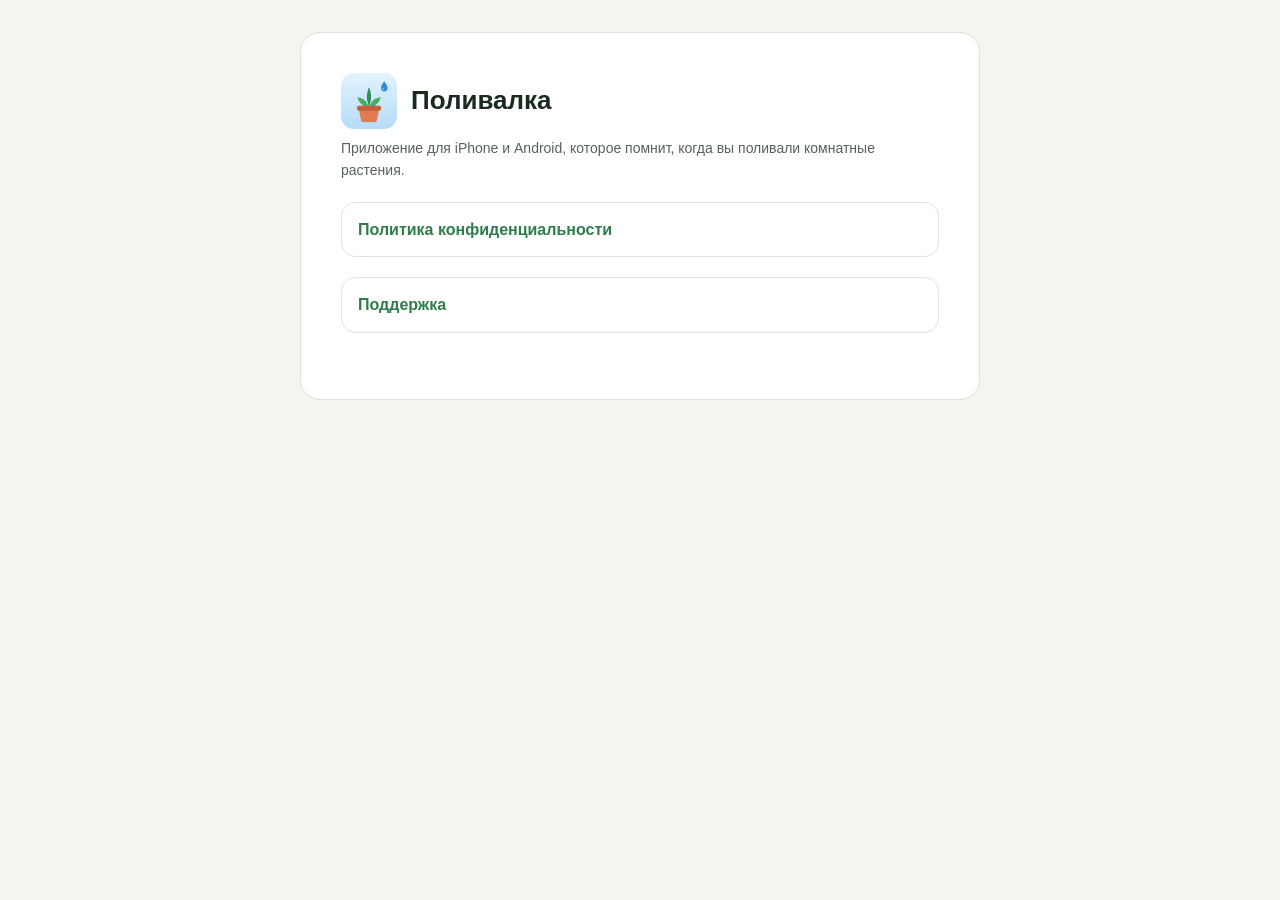
<file: index.html>
<!doctype html>
<html lang="ru">
<head>
  <meta charset="utf-8">
  <meta name="viewport" content="width=device-width, initial-scale=1, viewport-fit=cover">
  <title>Поливалка</title>
  <meta name="description" content="Поливалка — приложение для iPhone и Android, которое помнит, когда вы поливали комнатные растения.">
  <link rel="icon" href="icon.png">
  <link rel="stylesheet" href="style.css">
</head>
<body>
<main>
  <header>
    <img src="icon.png" alt="">
    <h1>Поливалка</h1>
  </header>
  <p class="meta">Приложение для iPhone и Android, которое помнит, когда вы поливали комнатные растения.</p>
  <ul class="links">
    <li><a href="privacy/">Политика конфиденциальности</a></li>
    <li><a href="support/">Поддержка</a></li>
  </ul>
</main>
</body>
</html>
</file>
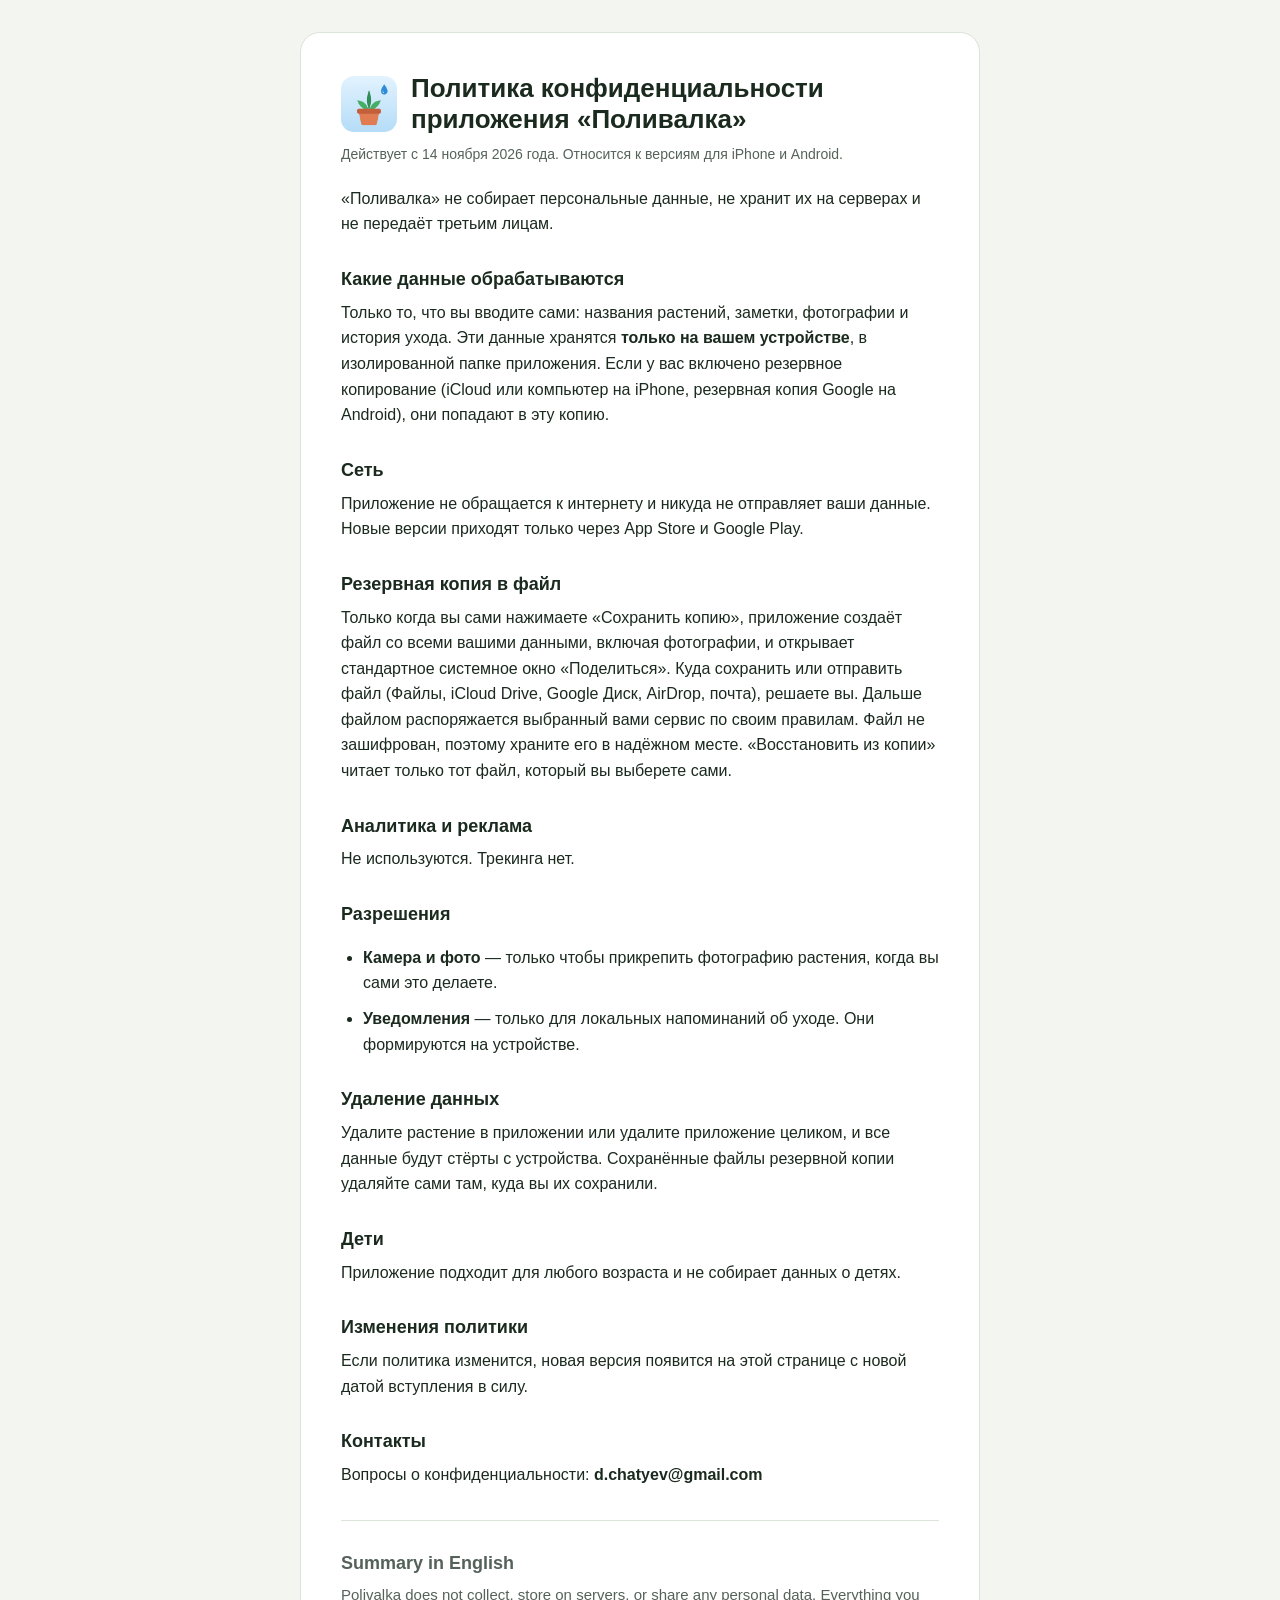
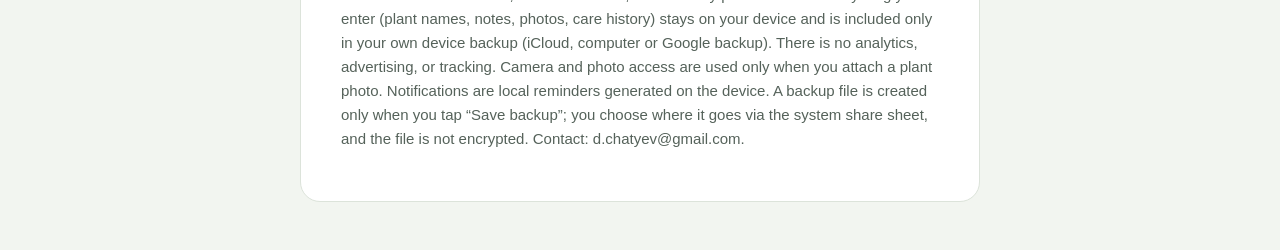
<file: privacy/index.html>
<!doctype html>
<html lang="ru">
<head>
  <meta charset="utf-8">
  <meta name="viewport" content="width=device-width, initial-scale=1, viewport-fit=cover">
  <title>Политика конфиденциальности — Поливалка</title>
  <meta name="description" content="Политика конфиденциальности приложения «Поливалка» для iPhone и Android: данные хранятся только на устройстве и никуда не передаются.">
  <link rel="icon" href="../icon.png">
  <link rel="stylesheet" href="../style.css">
</head>
<body>
<main>
  <header>
    <img src="../icon.png" alt="">
    <h1>Политика конфиденциальности приложения «Поливалка»</h1>
  </header>
  <p class="meta">Действует с 14 ноября 2026 года. Относится к версиям для iPhone и Android.</p>

  <p>«Поливалка» не собирает персональные данные, не хранит их на серверах и не передаёт третьим лицам.</p>

  <h2>Какие данные обрабатываются</h2>
  <p>Только то, что вы вводите сами: названия растений, заметки, фотографии и история ухода. Эти данные хранятся
    <strong>только на вашем устройстве</strong>, в изолированной папке приложения. Если у вас включено резервное
    копирование (iCloud или компьютер на iPhone, резервная копия Google на Android), они попадают в эту копию.</p>

  <h2>Сеть</h2>
  <p>Приложение не обращается к интернету и никуда не отправляет ваши данные. Новые версии
    приходят только через App Store и Google Play.</p>

  <h2>Резервная копия в файл</h2>
  <p>Только когда вы сами нажимаете «Сохранить копию», приложение создаёт файл со всеми вашими данными, включая
    фотографии, и открывает стандартное системное окно «Поделиться». Куда сохранить или отправить файл (Файлы, iCloud Drive,
    Google Диск, AirDrop, почта), решаете вы. Дальше файлом распоряжается выбранный вами сервис по своим правилам. Файл не
    зашифрован, поэтому храните его в надёжном месте. «Восстановить из копии» читает только тот файл, который вы
    выберете сами.</p>

  <h2>Аналитика и реклама</h2>
  <p>Не используются. Трекинга нет.</p>

  <h2>Разрешения</h2>
  <ul>
    <li><strong>Камера и фото</strong> — только чтобы прикрепить фотографию растения, когда вы сами это делаете.</li>
    <li><strong>Уведомления</strong> — только для локальных напоминаний об уходе. Они формируются на устройстве.</li>
  </ul>

  <h2>Удаление данных</h2>
  <p>Удалите растение в приложении или удалите приложение целиком, и все данные будут стёрты с устройства. Сохранённые файлы резервной копии удаляйте сами там, куда вы их
    сохранили.</p>

  <h2>Дети</h2>
  <p>Приложение подходит для любого возраста и не собирает данных о детях.</p>

  <h2>Изменения политики</h2>
  <p>Если политика изменится, новая версия появится на этой странице с новой датой вступления в силу.</p>

  <h2>Контакты</h2>
  <p>Вопросы о конфиденциальности: <span class="email">d.chatyev@gmail.com</span></p>

  <hr>
  <section class="en" lang="en">
    <h2>Summary in English</h2>
    <p>Polivalka does not collect, store on servers, or share any personal data. Everything you enter (plant names,
      notes, photos, care history) stays on your device and is included only in your own device backup (iCloud, computer or Google backup).
      There is no analytics, advertising, or tracking. Camera and photo access are used only when you attach a plant
      photo. Notifications are local reminders generated on the device. A backup file is created only when you tap
      “Save backup”; you choose where it goes via the system share sheet, and the file is not encrypted. Contact:
      d.chatyev@gmail.com.</p>
  </section>
</main>
</body>
</html>
</file>
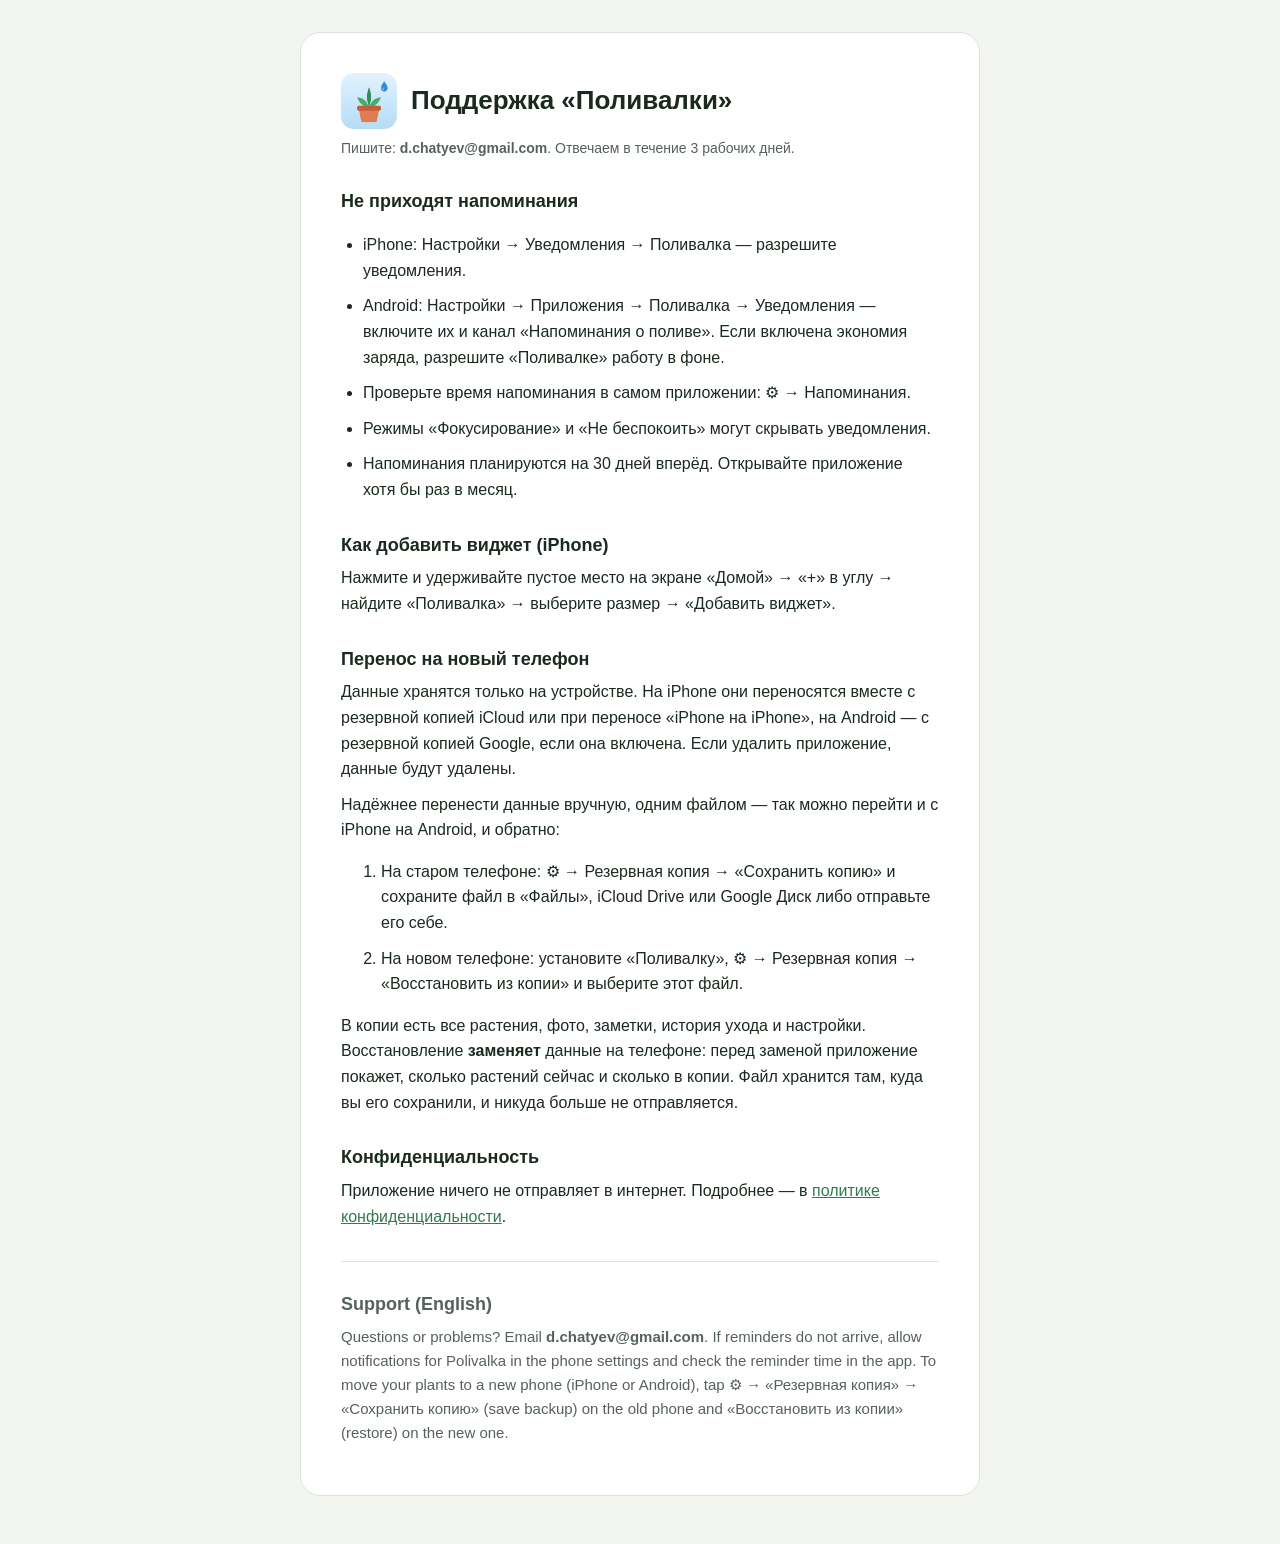
<file: support/index.html>
<!doctype html>
<html lang="ru">
<head>
  <meta charset="utf-8">
  <meta name="viewport" content="width=device-width, initial-scale=1, viewport-fit=cover">
  <title>Поддержка — Поливалка</title>
  <meta name="description" content="Поддержка приложения «Поливалка» для iPhone и Android: ответы на частые вопросы и контакт.">
  <link rel="icon" href="../icon.png">
  <link rel="stylesheet" href="../style.css">
</head>
<body>
<main>
  <header>
    <img src="../icon.png" alt="">
    <h1>Поддержка «Поливалки»</h1>
  </header>
  <p class="meta">Пишите: <span class="email">d.chatyev@gmail.com</span>. Отвечаем в течение 3 рабочих дней.</p>

  <h2>Не приходят напоминания</h2>
  <ul>
    <li>iPhone: Настройки → Уведомления → Поливалка — разрешите уведомления.</li>
    <li>Android: Настройки → Приложения → Поливалка → Уведомления — включите их и канал «Напоминания о поливе».
      Если включена экономия заряда, разрешите «Поливалке» работу в фоне.</li>
    <li>Проверьте время напоминания в самом приложении: ⚙︎ → Напоминания.</li>
    <li>Режимы «Фокусирование» и «Не беспокоить» могут скрывать уведомления.</li>
    <li>Напоминания планируются на 30 дней вперёд. Открывайте приложение хотя бы раз в месяц.</li>
  </ul>

  <h2>Как добавить виджет (iPhone)</h2>
  <p>Нажмите и удерживайте пустое место на экране «Домой» → «+» в углу → найдите «Поливалка» → выберите размер →
    «Добавить виджет».</p>

  <h2>Перенос на новый телефон</h2>
  <p>Данные хранятся только на устройстве. На iPhone они переносятся вместе с резервной копией iCloud или при переносе
    «iPhone на iPhone», на Android — с резервной копией Google, если она включена. Если удалить приложение, данные
    будут удалены.</p>
  <p>Надёжнее перенести данные вручную, одним файлом — так можно перейти и с iPhone на Android, и обратно:</p>
  <ol>
    <li>На старом телефоне: ⚙︎ → Резервная копия → «Сохранить копию» и сохраните файл в «Файлы», iCloud Drive
      или Google Диск либо отправьте его себе.</li>
    <li>На новом телефоне: установите «Поливалку», ⚙︎ → Резервная копия → «Восстановить из копии» и выберите этот файл.</li>
  </ol>
  <p>В копии есть все растения, фото, заметки, история ухода и настройки. Восстановление <strong>заменяет</strong>
    данные на телефоне: перед заменой приложение покажет, сколько растений сейчас и сколько в копии. Файл хранится
    там, куда вы его сохранили, и никуда больше не отправляется.</p>

  <h2>Конфиденциальность</h2>
  <p>Приложение ничего не отправляет в интернет. Подробнее — в <a href="../privacy/">политике конфиденциальности</a>.</p>

  <hr>
  <section class="en" lang="en">
    <h2>Support (English)</h2>
    <p>Questions or problems? Email <span class="email">d.chatyev@gmail.com</span>. If reminders do not arrive, allow
      notifications for Polivalka in the phone settings and check the reminder time in the app. To move your plants to a new
      phone (iPhone or Android), tap ⚙︎ → «Резервная копия» → «Сохранить копию» (save backup) on the old phone and «Восстановить из копии»
      (restore) on the new one.</p>
  </section>
</main>
</body>
</html>
</file>
<file: style.css>
:root {
  --bg: #f2f5f0;
  --card: #ffffff;
  --fg: #1b2a1e;
  --muted: #55625a;
  --line: #dce3da;
  --accent: #2f7d4a;
  color-scheme: light;
}
@media (prefers-color-scheme: dark) {
  :root {
    --bg: #0f1511;
    --card: #1a221c;
    --fg: #e6eee7;
    --muted: #a4b2a8;
    --line: #2c3a30;
    --accent: #6fcf8f;
    color-scheme: dark;
  }
}
* { box-sizing: border-box; }
body {
  margin: 0;
  background: var(--bg);
  color: var(--fg);
  font: 16px/1.6 -apple-system, BlinkMacSystemFont, "Segoe UI", Roboto, "Helvetica Neue", Arial, sans-serif;
  padding: 32px max(16px, env(safe-area-inset-left)) 48px max(16px, env(safe-area-inset-right));
}
main {
  max-width: 680px;
  margin: 0 auto;
  background: var(--card);
  border: 1px solid var(--line);
  border-radius: 20px;
  padding: clamp(20px, 5vw, 40px);
}
header { display: flex; align-items: center; gap: 14px; margin-bottom: 8px; }
header img { width: 56px; height: 56px; border-radius: 13px; flex: none; }
h1 { font-size: 26px; line-height: 1.2; margin: 0; text-wrap: balance; }
h2 { font-size: 18px; margin: 28px 0 6px; }
p, li { margin: 0 0 10px; }
ul { padding-left: 22px; }
.meta { color: var(--muted); font-size: 14px; margin: 0 0 20px; }
a { color: var(--accent); }
hr { border: 0; border-top: 1px solid var(--line); margin: 32px 0 20px; }
.en { color: var(--muted); font-size: 15px; }
.links { display: grid; gap: 10px; padding: 0; list-style: none; }
.links a {
  display: block;
  padding: 14px 16px;
  border: 1px solid var(--line);
  border-radius: 14px;
  text-decoration: none;
  font-weight: 600;
}
.email { user-select: all; font-weight: 600; }
</file>
